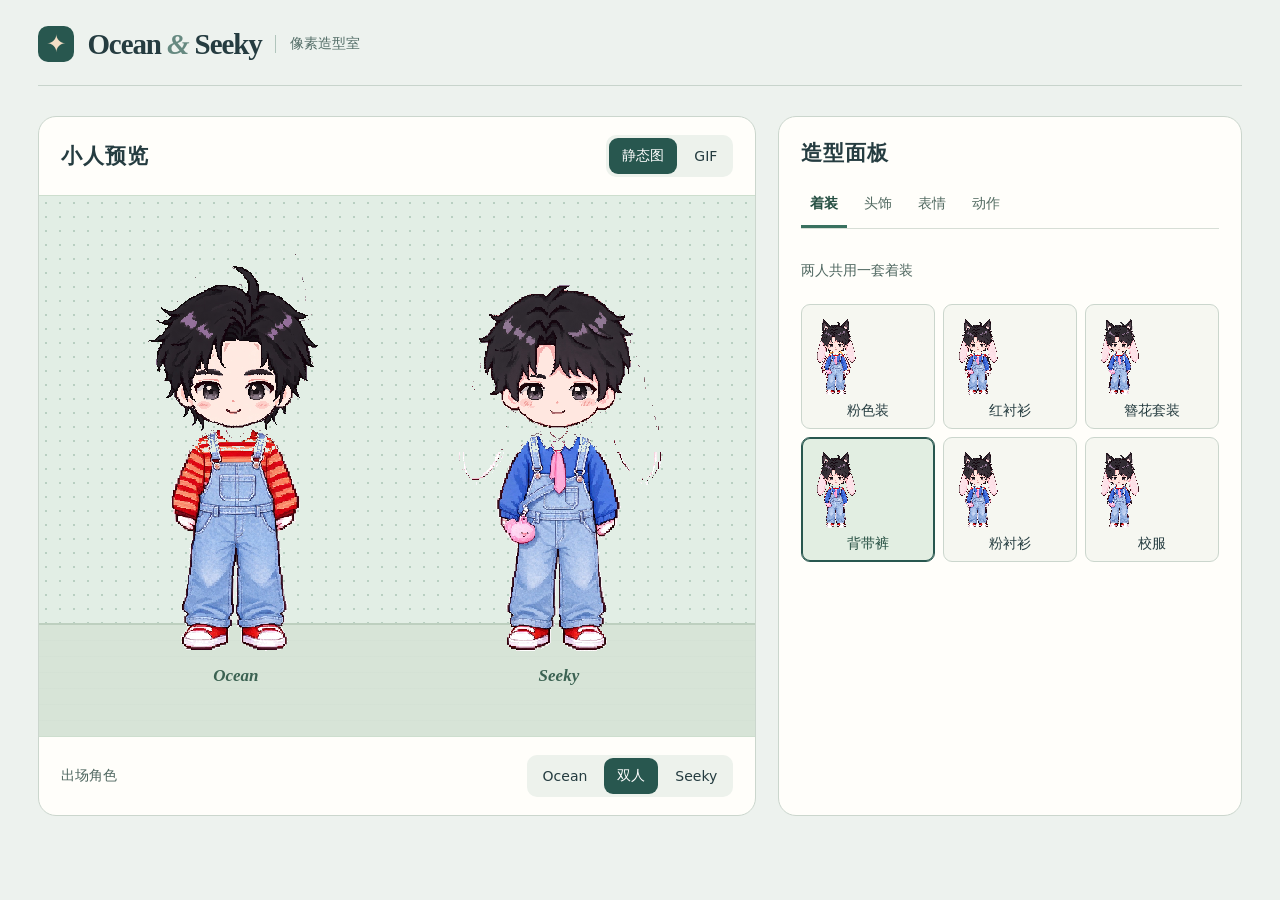
<file: index.html>
<!doctype html>
<html lang="zh-CN">
<head>
<meta charset="utf-8">
<meta name="viewport" content="width=device-width,initial-scale=1">
<title>Ocean &amp; Seeky · 像素造型室</title>
<link rel="stylesheet" href="studio.css">
<script defer src="studio-assets/actions.js"></script>
<script defer src="studio-assets/faces.js"></script>
<script defer src="studio.js"></script>
</head>
<body>
<header><span class="logo" aria-hidden="true">✦</span><strong>Ocean <i>&amp;</i> Seeky</strong><span class="brand-sub">像素造型室</span></header>
<main>
<section class="preview" aria-label="角色预览">
<div class="bar"><h1>小人预览</h1><div id="format" class="switch"></div></div>
<div class="scene"><div id="stage"></div></div>
<div class="stage-footer"><span>出场角色</span><div id="cast" class="switch"></div></div>
</section>
<section class="editor" aria-label="造型选择面板">
<h2>造型面板</h2><div class="tabs" id="tabs"></div>
<div id="scope"></div><div id="choices"></div>
</section>
</main>
</body>
</html>
</file>
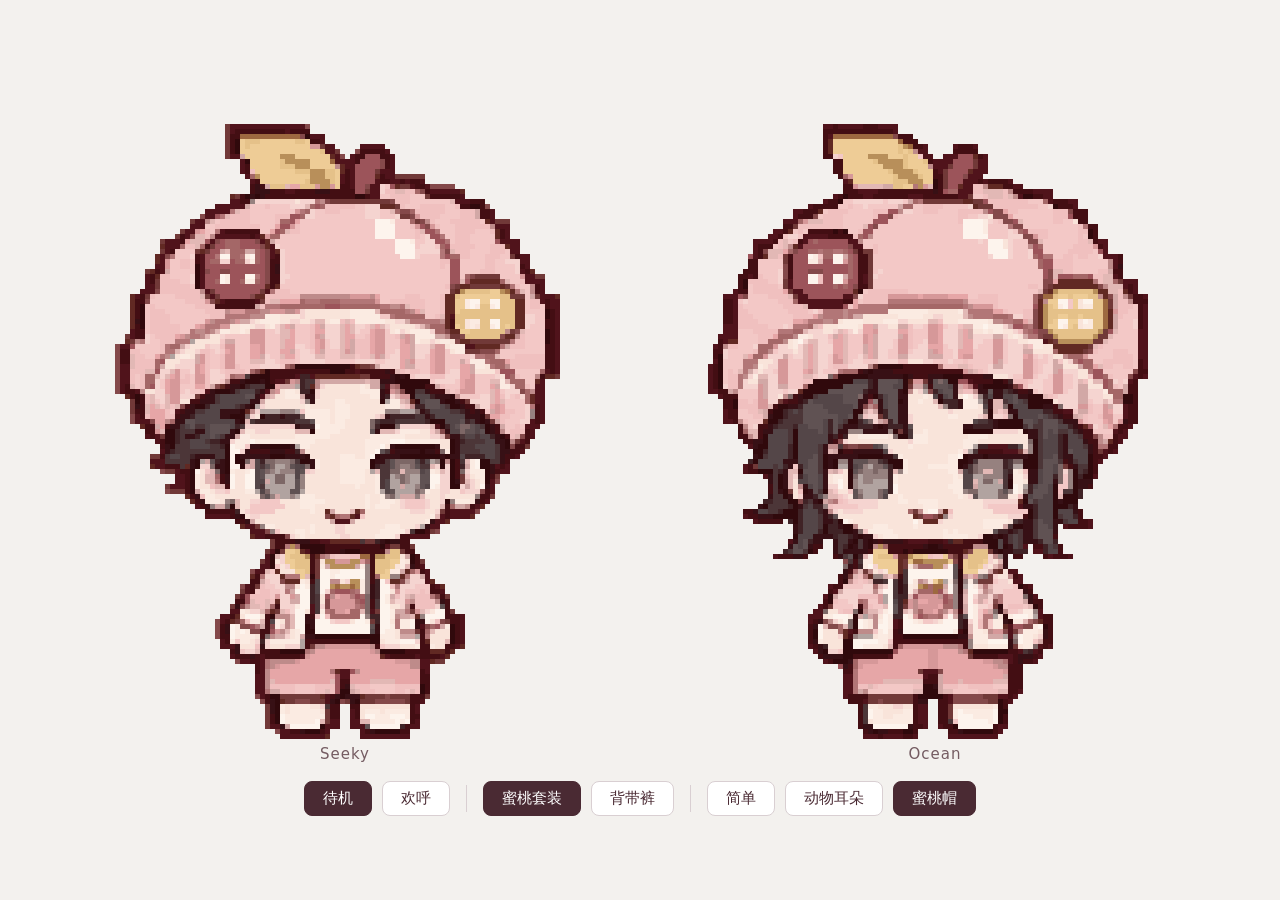
<file: 初始版/像素小人.html>
<!DOCTYPE html>
<html lang="zh-CN">
<head>
<meta charset="utf-8">
<meta name="viewport" content="width=device-width, initial-scale=1">
<title>Seeky &amp; Ocean 像素小人</title>
<style>
  html,body{margin:0;height:100%;background:#f3f1ee;font-family:"PingFang SC","Microsoft YaHei",system-ui,sans-serif;color:#4a2a33}
  body{display:flex;flex-direction:column;align-items:center;justify-content:center;gap:18px;min-height:100vh}
  #stage{display:flex;align-items:flex-end;justify-content:center;gap:40px}
  .who{display:flex;flex-direction:column;align-items:center;gap:6px;cursor:pointer;user-select:none}
  canvas{image-rendering:pixelated;image-rendering:crisp-edges;display:block}
  .name{font-size:15px;letter-spacing:1px;opacity:.75}
  #ctrl{display:flex;gap:10px}
  #ctrl button{font:inherit;font-size:15px;padding:7px 18px;border-radius:8px;border:1px solid #d9cfd2;background:#fff;color:#4a2a33;cursor:pointer}
  #ctrl button.on{background:#4a2a33;color:#fff;border-color:#4a2a33}
  #ctrl .sep{width:1px;background:#d9cfd2;margin:4px 6px}
</style>
</head>
<body>
<div id="stage">
  <div class="who" data-who="seeky"><canvas></canvas><div class="name">Seeky</div></div>
  <div class="who" data-who="ocean"><canvas></canvas><div class="name">Ocean</div></div>
</div>
<div id="ctrl">
  <button data-mode="idle" class="on">待机</button>
  <button data-mode="cheer">欢呼</button>
  <span class="sep"></span>
  <button data-outfit="peach" class="on">蜜桃套装</button>
  <button data-outfit="overalls">背带裤</button>
  <span class="sep"></span>
  <button data-hair="simple">简单</button>
  <button data-hair="ears">动物耳朵</button>
  <button data-hair="hat" class="on">蜜桃帽</button>
</div>
<script src="data.js"></script>
<script>
(function(){
"use strict";
const DATA=window.PIXEL_DATA;
const CH='0123456789abcdefghijklmnopqrstuvwxyzABCDEFGHIJKLMNOPQRSTUVWXYZ';
const pal=DATA.pal.map(h=>[parseInt(h.slice(1,3),16),parseInt(h.slice(3,5),16),parseInt(h.slice(5,7),16)]);
// 图层只烘焙一次并复用（同一图层被多帧引用时不重复存像素）
function bakeLayer(l){
  const c=document.createElement('canvas');c.width=l.w;c.height=l.h;
  const x=c.getContext('2d'),img=x.createImageData(l.w,l.h);
  l.rows.forEach((r,y)=>{for(let i=0;i<r.length;i++){const ch=r[i];if(ch==='.')continue;const p=pal[CH.indexOf(ch)],o=(y*l.w+i)*4;img.data[o]=p[0];img.data[o+1]=p[1];img.data[o+2]=p[2];img.data[o+3]=255;}});
  x.putImageData(img,0,0);return {c,w:l.w,h:l.h};
}
const POOL={};
for(const who in DATA.layers){POOL[who]={};for(const k in DATA.layers[who])POOL[who][k]=bakeLayer(DATA.layers[who][k]);}
// a frame = 画布尺寸 + {图层名: [图层键, x, y]}，绘制顺序由 outfits 决定
const S={};
for(const who in DATA.frames){S[who]={};
  for(const fk in DATA.frames[who]){const f=DATA.frames[who][fk],L={};
    for(const n in f.L){const [k,x,y]=f.L[n],b=POOL[who][k];L[n]={c:b.c,x,y,w:b.w,h:b.h};}
    S[who][fk]={w:f.w,h:f.h,ax:f.ax,L};}}
// frame tables: [sprite key, spark key|null, dy (art px, up = negative), ms]
const ANIM=DATA.anims;
const SCALES=[5,4,3,2,1];
let SC=3,W=0,H=0;
function layout(){
  let maxW=0,maxH=0;
  for(const p of SCALES){
    let w=0,h=0;
    for(const who in S){for(const k of ['i0','cb','cs']){w=Math.max(w,S[who][k].w*p);h=Math.max(h,(S[who][k].h+6)*p);}}
    if(w*2+40<=innerWidth-24 && h+110<=innerHeight){SC=p;W=w;H=h;break;}
    SC=p;W=w;H=h;
  }
  document.querySelectorAll('.who canvas').forEach(cv=>{cv.width=W;cv.height=H;cv.style.width=W+'px';cv.style.height=H+'px';});
}
let mode='idle',outfit='peach',hair='hat';
const chars={};
document.querySelectorAll('.who').forEach((el,i)=>{
  const who=el.dataset.who;
  chars[who]={who,el,cv:el.querySelector('canvas'),ctx:el.querySelector('canvas').getContext('2d'),
    delay:i*0.5, // Ocean is half a beat behind
    over:null, overStart:0, blinkUntil:0, nextBlink:1200+i*700+Math.random()*1500};
  const trigger=()=>{const c=chars[who];if(mode!=='cheer'){c.over='cheer';c.overStart=performance.now();}};
  el.addEventListener('mouseenter',trigger);el.addEventListener('click',trigger);
});
function pick(anim,t){
  const tot=anim.reduce((s,f)=>s+f[3],0);let m=((t%tot)+tot)%tot;
  for(const f of anim){if(m<f[3])return f;m-=f[3];}return anim[0];
}
function draw(c,now){
  let a=mode,t;
  if(c.over){const el=now-c.overStart,tot=ANIM.cheer.reduce((s,f)=>s+f[3],0)*2;if(el>=tot)c.over=null;else{a='cheer';t=el;}}
  const beat=ANIM[a].reduce((s,f)=>s+f[3],0)/ANIM[a].length;
  if(t===undefined)t=now-c.delay*beat;
  const f=pick(ANIM[a],t);
  let key=f[0];
  if(key[0]==='i'){
    if(now>c.nextBlink){c.blinkUntil=now+140;c.nextBlink=now+2600+Math.random()*2400;}
    if(now<c.blinkUntil)key+='b';
  }
  const sp=S[c.who][key],s=SC;
  const ctx=c.ctx;ctx.imageSmoothingEnabled=false;ctx.clearRect(0,0,W,H);
  const x=Math.round(W/2-sp.ax*s),y=H-sp.h*s+f[2]*s;
  for(const n of DATA.outfits[outfit][c.who].concat(DATA.hair[hair][c.who])){const l=sp.L[n];if(l)ctx.drawImage(l.c,x+l.x*s,y+l.y*s,l.w*s,l.h*s);}
  if(f[1]){const l=S[c.who][f[1]].L.spark;if(l)ctx.drawImage(l.c,x+l.x*s,y+l.y*s,l.w*s,l.h*s);}
  c.cv.dataset.frame=key;
}
function loop(now){for(const w in chars)draw(chars[w],now);requestAnimationFrame(loop);}
function setMode(m){mode=m;for(const w in chars)chars[w].over=null;
  document.querySelectorAll('#ctrl button[data-mode]').forEach(b=>b.classList.toggle('on',b.dataset.mode===m));}
function setOutfit(o){outfit=o; // keeps the current animation running
  document.querySelectorAll('#ctrl button[data-outfit]').forEach(b=>b.classList.toggle('on',b.dataset.outfit===o));}
function setHair(h){hair=h;
  document.querySelectorAll('#ctrl button[data-hair]').forEach(b=>b.classList.toggle('on',b.dataset.hair===h));}
document.querySelectorAll('#ctrl button[data-mode]').forEach(b=>b.addEventListener('click',()=>setMode(b.dataset.mode)));
document.querySelectorAll('#ctrl button[data-outfit]').forEach(b=>b.addEventListener('click',()=>setOutfit(b.dataset.outfit)));
document.querySelectorAll('#ctrl button[data-hair]').forEach(b=>b.addEventListener('click',()=>setHair(b.dataset.hair)));
addEventListener('resize',layout);
layout();requestAnimationFrame(loop);
window.__setMode=setMode;window.__scale=()=>SC;window.__setOutfit=setOutfit;window.__setHair=setHair;
})();
</script>
</body>
</html>
</file>
<file: studio.css>
:root{color-scheme:light;font-family:"Microsoft YaHei",system-ui,sans-serif;color:#253c40;background:#edf2ee}
*{box-sizing:border-box}body{margin:0}header,main{width:min(1230px,94%);margin:auto}
header{display:flex;align-items:center;gap:13px;padding:26px 0 23px;border-bottom:1px solid #c8d4cc}
header strong{font: bold 29px Georgia,serif;letter-spacing:-1.1px}header i{color:#668980}.logo{display:grid;place-items:center;width:36px;height:36px;background:#28574f;color:#f4dec5;border-radius:10px;font-size:24px}.brand-sub{border-left:1px solid #b1c5bc;padding-left:14px;font-size:14px;color:#536d67}
main{display:grid;grid-template-columns:minmax(0,1.55fr) minmax(320px,1fr);gap:22px;margin:30px auto}
section{min-width:0;background:#fffefa;border:1px solid #cbd6cd;border-radius:18px;overflow:hidden}
.bar,.stage-footer{display:flex;gap:10px;align-items:center;justify-content:space-between;padding:18px 22px}
h1,h2{font-size:21px;letter-spacing:.04em;margin:0}.switch,.tabs{display:flex;gap:4px;flex-wrap:wrap}
button{font:inherit;font-size:14px;color:inherit;cursor:pointer;border:1px solid #cbd6cd;background:#fffefa;border-radius:9px;padding:8px 12px}button:focus-visible{outline:3px solid #a95131;outline-offset:2px}button:hover{border-color:#46786a}button[aria-pressed=true]{background:#28574f;color:white;border-color:#28574f}
.switch{background:#edf2ec;border-radius:10px;padding:3px}.switch button{background:transparent;border-color:transparent}.switch button[aria-pressed=true]{background:#28574f;color:white}
.scene{position:relative;isolation:isolate;background-color:#e2eee5;background-image:radial-gradient(#b8cfc1 1px,transparent 1px);background-size:14px 14px;border-block:1px solid #cddece;overflow:hidden}
.scene:after{content:"";position:absolute;z-index:-1;inset:79% 0 0;background:repeating-linear-gradient(0deg,transparent 0 15px,#c3d5c73b 16px),#d7e4d7;border-top:2px solid #bdcfbf}
#stage{height:clamp(310px,44vw,540px);display:flex;align-items:flex-end;justify-content:center;padding:3% 2% 7%}
.actor{height:100%;width:47%;position:relative;display:grid;place-items:center;align-content:end}.actor img{width:100%;height:100%;object-fit:contain;object-position:center bottom;image-rendering:pixelated;min-height:0}.actor{grid-template-rows:minmax(0,1fr) auto}.actor span{font:bold italic 17px Georgia;color:#3b6252;margin-top:3px}
.actor-main,.actor-layer{grid-area:1/1}.actor span{grid-area:2/1}
.layer-preview{position:relative;width:100%;height:100%;display:flex;align-items:center;justify-content:center}.layer-preview img{position:absolute;top:0;left:0;width:100%;height:100%;object-fit:contain}
.stage-footer>span,#scope{font-size:14px;color:#4f6760}.editor{padding:22px}.tabs{margin:20px 0;border-bottom:1px solid #d7ded6;gap:8px}.tabs button{padding:8px 9px 12px;border:0;border-bottom:3px solid transparent;border-radius:0;background:none;color:#526a61}.tabs button[aria-pressed=true]{border-color:#39715f;color:#244e41;font-weight:bold}
#scope{display:flex;align-items:center;justify-content:space-between;min-height:43px;margin-bottom:12px}
.grid{display:grid;grid-template-columns:repeat(3,minmax(0,1fr));gap:8px}.tile{padding:8px 3px;display:grid;justify-items:center;gap:5px;align-content:end;background:#f6f7f1;font-size:14px}.tile[aria-pressed=true]{background:#e2eee2;color:#244e41;box-shadow:inset 0 0 0 1px #28574f}.art{height:84px;display:flex;align-items:end;justify-content:center;width:100%}.art img{max-width:49%;height:100%;object-fit:contain;image-rendering:pixelated}.art img:only-child{max-width:100%}
h3{font-size:15px;margin:20px 0 10px}p{font-size:14px;color:#51685f;line-height:1.6}.row{display:flex;flex-wrap:wrap;gap:8px}.frames .art{height:68px}
@media(max-width:780px){main{grid-template-columns:1fr;margin-top:16px;gap:14px}header{padding:14px 0}.bar,.stage-footer,.editor{padding:14px}.scene #stage{height:clamp(248px,65vw,380px)}.art{height:72px}.brand-sub{font-size:13px}.switch button{padding:6px 9px}}
.actor > img{grid-area:1 / 1}.actor > span{grid-area:2 / 1}
</file>
